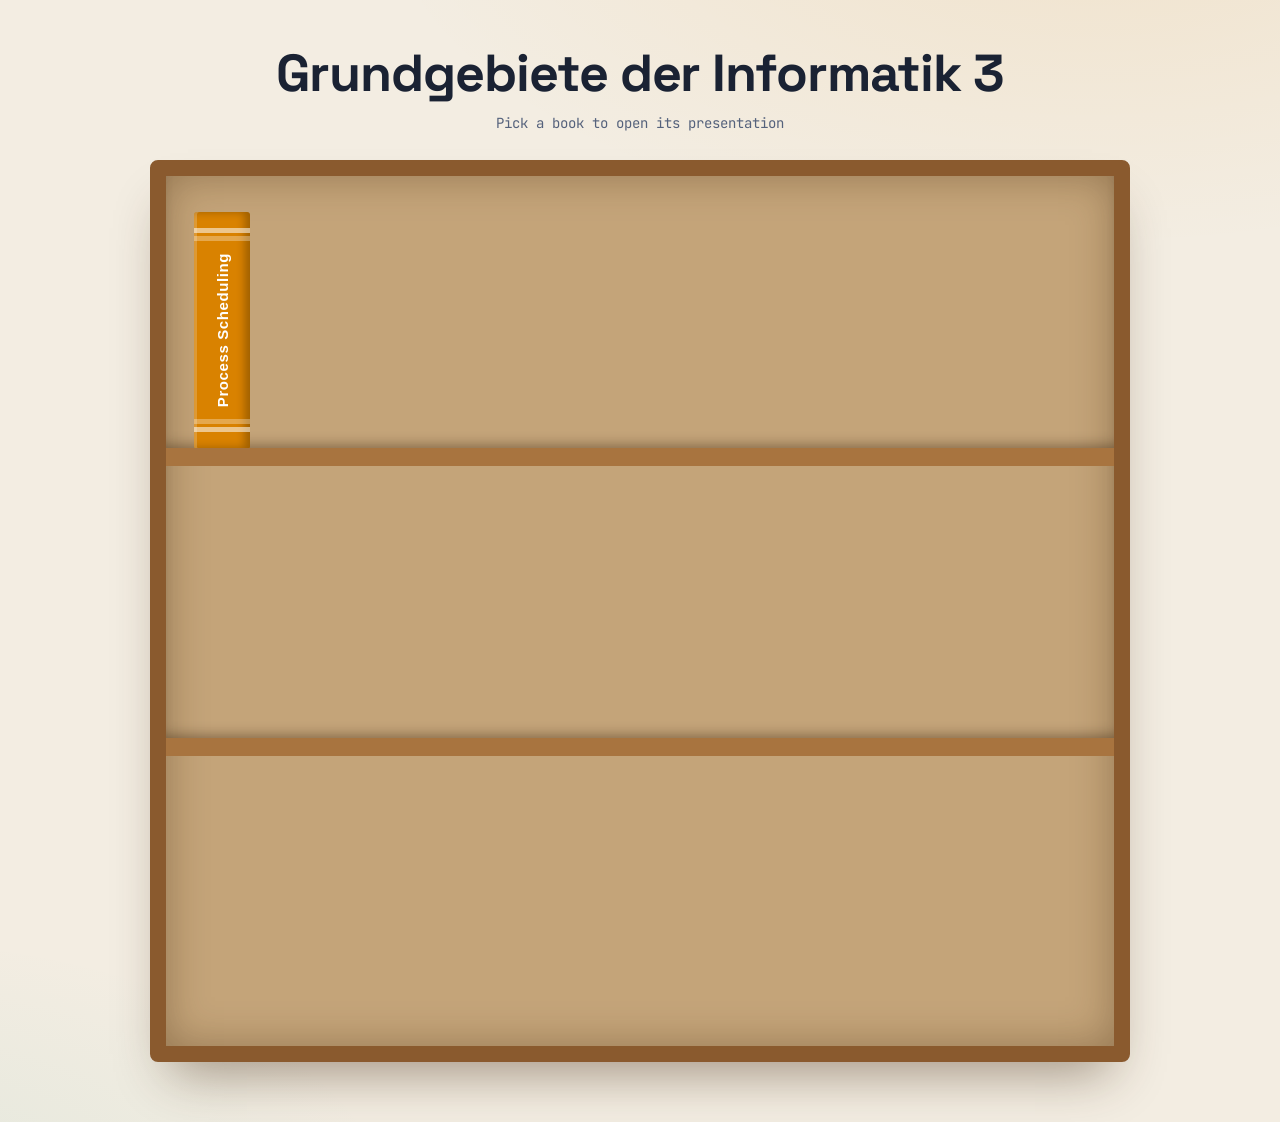
<file: index.html>
<!DOCTYPE html>
<html lang="en">
  <head>
    <meta charset="utf-8">
    <meta name="viewport" content="width=device-width, initial-scale=1">
    <title>Library</title>
    <link rel="preconnect" href="https://fonts.googleapis.com">
    <link href="https://fonts.googleapis.com/css2?family=Space+Grotesk:wght@400;500;600;700&family=JetBrains+Mono:wght@400;500;700&display=swap" rel="stylesheet">
    <link rel="stylesheet" href="menu.css">
  </head>
  <body>
    <header class="menu-head">
      <h1>Grundgebiete der Informatik 3</h1>
      <p>Pick a book to open its presentation</p>
    </header>

    <main id="shelf" class="case" aria-label="Presentations"></main>

    <!-- animation layer: the book that is pulled off the shelf lives here -->
    <div id="stage" aria-hidden="true"></div>

    <!-- the presentation itself -->
    <div id="viewer">
      <iframe id="frame" title="Presentation" src="about:blank"></iframe>
      <button id="back" type="button">&larr; Library</button>
    </div>

    <script src="menu.js"></script>
  </body>
</html>
</file>
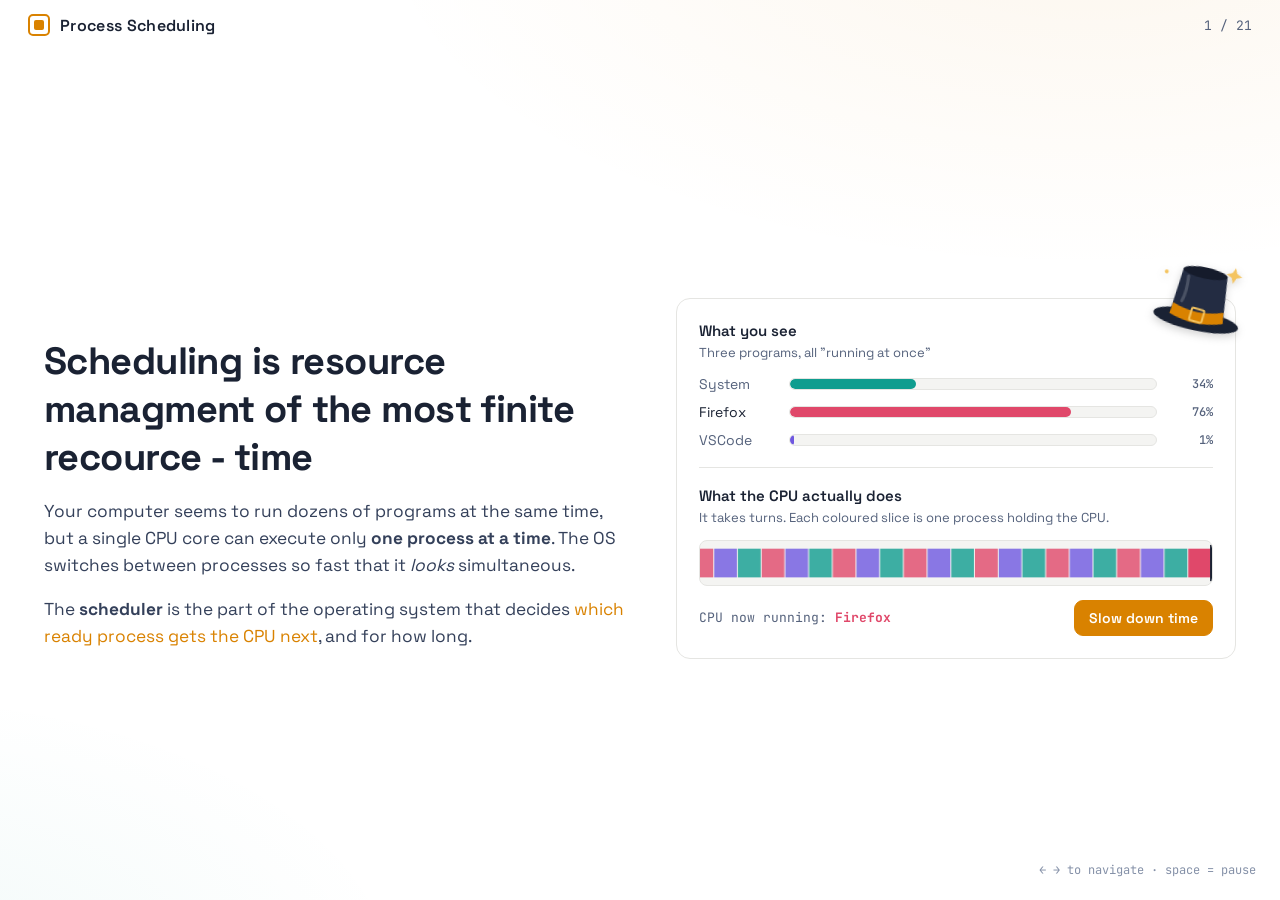
<file: scheduling.html>
<!DOCTYPE html>
<html lang="en">
<head>
<meta charset="utf-8">
<meta name="viewport" content="width=device-width, initial-scale=1">
<title>Process Scheduling — Interactive Lesson</title>
<link rel="preconnect" href="https://fonts.googleapis.com">
<link href="https://fonts.googleapis.com/css2?family=Space+Grotesk:wght@400;500;600;700&family=JetBrains+Mono:wght@400;500;700&display=swap" rel="stylesheet">
<link rel="stylesheet" href="scheduling.css">
</head>
<body>

<header class="topbar">
  <div class="brand"><div class="chip"></div>Process Scheduling</div>
  <div class="counter" id="counter">1 / 3</div>
</header>

<main>
  <!-- ============ SLIDE 1 ============ -->
  <section class="slide" data-name="intro">
    <div class="s1">
      <div>
        <h2><br>Scheduling is resource managment of the most finite recource - time<br></h1>
        <p class="lead">Your computer seems to run dozens of programs at the same time, but a single CPU core can execute only <b>one process at a time</b>. The OS switches between processes so fast that it <i>looks</i> simultaneous.</p>
        <p class="lead">The <b>scheduler</b> is the part of the operating system that decides <em class="hl">which ready process gets the CPU next</em>, and for how long.</p>
      </div>

      <div class="demo card">
        <svg class="magic-hat" viewBox="0 0 120 100" aria-hidden="true">
          <ellipse cx="60" cy="82" rx="54" ry="13" fill="#1a2233"/>
          <path d="M26 80 L32 22 Q60 8 88 22 L94 80 Q60 92 26 80 Z" fill="#232c42"/>
          <ellipse cx="60" cy="22" rx="28" ry="7" fill="#151b2b"/>
          <path d="M28 66 Q60 78 92 66 L94 80 Q60 92 26 80 Z" fill="#d98200"/>
          <rect x="52" y="68" width="16" height="16" rx="2" fill="none" stroke="#f4c460" stroke-width="2.5" transform="rotate(4 60 76)"/>
          <path d="M40 30 Q42 50 38 62" stroke="rgba(255,255,255,.18)" stroke-width="4" fill="none" stroke-linecap="round"/>
          <path d="M96 8 l3 7 7 3 -7 3 -3 7 -3 -7 -7 -3 7 -3z" fill="#f4c460"/>
          <circle cx="12" cy="30" r="2.5" fill="#f4c460"/>
        </svg>
        <h3>What you see</h3>
        <div class="sub">Three programs, all "running at once"</div>
        <div id="apps"></div>
        <div class="divider"></div>
        <h3>What the CPU actually does</h3>
        <div class="sub">It takes turns. Each coloured slice is one process holding the CPU.</div>
        <canvas id="tl"></canvas>
        <div class="demo-foot">
          <div class="now">CPU now running: <b id="nowRun">-</b></div>
          <button class="btn primary" id="slowBtn">Slow down time</button>
        </div>
      </div>
    </div>
  </section>

  <!-- ============ SLIDE 2 ============ -->
  <section class="slide" data-name="lifecycle">
    <h2>The life of a process</h2>
    <p class="lead muted" style="margin:0 0 18px">Follow one program, a video player, from the moment you open it until you close it. The scheduler acts at the highlighted arrows.</p>
    <div class="s2">
      <div>
        <div class="diagram card">
          <svg viewBox="0 0 640 310" id="sd">
            <defs>
              <marker id="ah" viewBox="0 0 10 10" refX="8" refY="5" markerWidth="7" markerHeight="7" orient="auto-start-reverse"><path d="M0,0 L10,5 L0,10 z" fill="#8591a8"/></marker>
              <marker id="ahA" viewBox="0 0 10 10" refX="8" refY="5" markerWidth="7" markerHeight="7" orient="auto-start-reverse"><path d="M0,0 L10,5 L0,10 z" fill="#d98200"/></marker>
            </defs>
            <g class="edge" data-k="admit"><path class="hit" d="M105,82 L170,138"/><path class="vis" d="M105,82 L168,136" marker-end="url(#ah)"/><text x="112" y="122">admitted</text></g>
            <g class="edge key" data-k="dispatch"><path class="hit" d="M246,172 L374,172"/><path class="vis" d="M246,172 L372,172" marker-end="url(#ahA)"/><text x="310" y="194">dispatch (scheduler)</text></g>
            <g class="edge key" data-k="preempt"><path class="hit" d="M376,146 Q310,96 244,146"/><path class="vis" d="M376,146 Q310,98 246,144" marker-end="url(#ah)"/><text x="310" y="108">interrupt / time up</text></g>
            <g class="edge" data-k="io"><path class="hit" d="M440,182 Q440,252 366,262"/><path class="vis" d="M440,182 Q440,252 368,262" marker-end="url(#ah)"/><text x="470" y="240">I/O wait</text></g>
            <g class="edge" data-k="iodone"><path class="hit" d="M254,262 Q182,252 182,184"/><path class="vis" d="M254,262 Q182,252 182,186" marker-end="url(#ah)"/><text x="160" y="240">I/O done</text></g>
            <g class="edge" data-k="exit"><path class="hit" d="M462,138 L530,82"/><path class="vis" d="M462,138 L528,84" marker-end="url(#ah)"/><text x="530" y="122">exit</text></g>
            <g class="node" data-k="new"><rect x="20" y="38" width="110" height="44" rx="10"/><text x="75" y="60">New</text></g>
            <g class="node" data-k="ready"><rect x="136" y="138" width="110" height="44" rx="10"/><text x="191" y="160">Ready</text></g>
            <g class="node" data-k="running"><rect x="376" y="138" width="110" height="44" rx="10"/><text x="431" y="160">Running</text></g>
            <g class="node" data-k="waiting"><rect x="256" y="242" width="110" height="44" rx="10"/><text x="311" y="264">Waiting</text></g>
            <g class="node" data-k="term"><rect x="500" y="38" width="120" height="44" rx="10"/><text x="560" y="60">Terminated</text></g>
            <g id="rq" pointer-events="none"><text x="62" y="190" class="rqt">ready queue</text></g>
            <g id="amb" pointer-events="none"></g>
            <g id="tok" pointer-events="none"><circle r="13" fill="#d98200" stroke="#fff" stroke-width="2.5"/><text y="1" class="tokt">P</text></g>
          </svg>
        </div>
        <div class="controls" style="margin-top:12px;justify-content:flex-start">
          <button class="btn" id="lifeBack">‹ Back</button>
          <button class="btn primary" id="lifePlay" style="min-width:92px">Play</button>
          <button class="btn" id="lifeStep">Step ›</button>
          <span class="muted" style="font-size:13px;align-self:center">Click any state or arrow to read about it.</span>
        </div>
      </div>
      <div class="info" id="info"></div>
    </div>
  </section>

  <!-- ============ SLIDE: METRICS ============ -->
  <section class="slide" data-name="metrics">
    <h2>How we measure scheduling</h2>
    <p class="lead muted" style="margin:0 0 14px">These are the numbers used to compare scheduling algorithms.</p>
    <div class="mcols">
      <div class="mleft">
        <h5 class="mgroup">Process data (given)</h5>
        <div class="metrics m1">
          <div class="metric card"><h4>Arrival time</h4><p>When the process enters the ready queue.</p><span class="goal">input</span></div>
          <div class="metric card"><h4>Burst time</h4><p>How much CPU time the process needs to finish.</p><span class="goal">input</span></div>
          <div class="metric card"><h4>Completion time</h4><p>The moment the process finishes its last burst.</p><span class="goal">input</span></div>
        </div>
      </div>
      <div class="mright">
        <h5 class="mgroup">Per process (measured)</h5>
        <div class="metrics m3">
          <div class="metric card"><h4>Waiting time</h4><p>Total time spent in the ready queue, not running.</p><code>turnaround − burst</code><span class="goal down">lower is better</span></div>
          <div class="metric card"><h4>Turnaround time</h4><p>Total time from arrival to completion.</p><code>completion − arrival</code><span class="goal down">lower is better</span></div>
          <div class="metric card"><h4>Response time</h4><p>Time until the process first gets the CPU.</p><code>first run − arrival</code><span class="goal down">lower is better</span></div>
        </div>
        <h5 class="mgroup">System-wide</h5>
        <div class="metrics m3">
          <div class="metric card"><h4>Throughput</h4><p>How many processes finish per unit of time.</p><code>completed ÷ time</code><span class="goal up">higher is better</span></div>
          <div class="metric card"><h4>CPU utilization</h4><p>Share of time the CPU does useful work.</p><code>busy time ÷ total time</code><span class="goal up">higher is better</span></div>
          <div class="metric card cs"><h4>Overhead</h4><p>Share of time the CPU spends on context switches instead of running processes.</p><code>switch time ÷ total time</code><span class="goal down">lower is better</span></div>
        </div>
      </div>
    </div>
  </section>

  <!-- ============ SLIDE: CONTEXT SWITCH (live, instruction by instruction) ============ -->
  <section class="slide" data-name="context-switch">
    <h2>What is a context switch?</h2>
    <p class="lead muted" style="margin:0 0 12px">Handing the CPU to another process means putting one process's work away and picking up another's. Here it is in slow motion.</p>
    <div class="card sw-top">
      <canvas id="swTl"></canvas>
      <div class="sw-foot">
        <div class="sw-legend"><i></i>context switch: the CPU is busy, but no process makes progress</div>
        <div class="sw-ctl">
          <button class="btn primary" id="swPlay" style="min-width:92px">Pause</button>
          <div class="ctl" style="min-width:150px"><label>Speed <b id="swSpeedVal">1×</b></label><input type="range" id="swSpeed" min="-2" max="2" step="0.25" value="0"></div>
        </div>
      </div>
    </div>
    <div class="sw-grid">
      <div class="card sw-steps">
        <h4>What happens during a switch</h4>
        <ol class="steps" id="swSteps"></ol>
        <div class="sw-status" id="swStatus"></div>
      </div>
      <div class="card sw-code">
        <div class="sw-code-h">switch_to <span>simplified x86-64</span></div>
        <div id="swCode"></div>
      </div>
      <div class="card sw-state">
        <h4>CPU registers <span>coloured by owner</span></h4>
        <div class="regs" id="swRegs"></div>
        <h4>Kernel stack of each process</h4>
        <div class="stacks" id="swStacks"></div>
      </div>
    </div>
  </section>

  <!-- ============ SLIDE: WHY CONTEXT SWITCHES MATTER ============ -->
  <section class="slide" data-name="switch-cost">
    <h2>Why context switches matter</h2>
    <p class="lead muted" style="margin:0 0 18px">A switch is necessary to share the CPU, but it is never free.</p>
    <div class="why-grid">
      <div class="card"><h4>Pure overhead</h4><p>No process makes progress during a switch. The CPU is busy, but no useful work gets done.</p></div>
      <div class="card"><h4>Small but frequent</h4><p>A single switch takes about a <b>microsecond</b>, but it can happen <b>thousands of times per second</b>.</p></div>
      <div class="card"><h4>Hidden costs</h4><p>Caches and the TLB still hold the previous process's data, so the new process <b>starts out slow</b>.</p></div>
      <div class="card"><h4>A trade-off</h4><p>Switching often makes the system feel <b>responsive</b>, but loses more CPU time. This trade-off comes up with every algorithm that follows.</p></div>
    </div>
    <p class="why-foot">The simulations measure this cost as <b>Overhead</b>: <code>switch time ÷ total time</code>.</p>
  </section>

  <!-- ============ SLIDE: FCFS OVERVIEW ============ -->
  <section class="slide" data-name="fcfs-info">
    <canvas id="paper" class="bg-canvas"></canvas>
    <h2>First-Come, First-Served at a glance</h2>
    <p class="lead muted" style="margin:0 0 18px">The simplest scheduler there is: whoever arrives first gets the CPU first. It works like a single checkout line in a shop.</p>
    <div class="sx">
      <div class="card">
        <h4>How it works</h4>
        <ul class="steps">
          <li>New processes join the end of the <b>ready queue</b> (a plain FIFO queue).</li>
          <li>When the CPU is free, the scheduler takes the process at the <b>front</b>.</li>
          <li>That process runs until it <b>finishes</b> or blocks for I/O. Nobody can interrupt it.</li>
          <li>Then the next process in line gets its turn.</li>
        </ul>
      </div>
    </div>
  </section>

  <!-- ============ SLIDE 4 ============ -->
  <section class="slide" data-name="fcfs">
    <div class="s3-head">
      <div>
        <h2>First-Come, First-Served <span class="muted" style="font-weight:400">(FCFS / FIFO)</span></h2>
      </div>
    </div>

    <div class="s3">
      <div class="stage card" id="stage">
        <canvas id="fcfs"></canvas>
        <div class="paused-badge">PAUSED</div>
      </div>
      <div class="controls">
        <button class="btn primary" id="playBtn" style="min-width:92px">Pause</button>
        <button class="btn" id="resetBtn">Reset</button>
        <button class="btn" id="longBtn" title="Adds a process with burst 18">+ Long process</button>
        <div class="ctl" style="min-width:170px"><label>Simulation speed <b id="speedVal">1×</b></label><input type="range" id="speedSlider" min="-2" max="5" step="0.25" value="0" title="0.25× to 32×"></div>
        <div class="ctl" style="min-width:170px"><label>Workload <b id="rateVal">1.0×</b></label><input type="range" id="rateSlider" min="0.2" max="3" step="0.1" value="1"></div>
      </div>
      <div class="stats">
        <div class="stat card"><div class="k">Avg waiting</div><div class="v" id="mW">-</div></div>
        <div class="stat card"><div class="k">Avg turnaround</div><div class="v" id="mTA">-</div></div>
        <div class="stat card"><div class="k">Completed</div><div class="v" id="mDone">0</div></div>
        <div class="stat card"><div class="k">Context switches</div><div class="v" id="mCS">0</div></div>
        <div class="stat card hl"><div class="k">Overhead</div><div class="v" id="mOH">0%</div></div>
      </div>
    </div>
  </section>

  <!-- ============ SLIDE 5: PROS & CONS ============ -->
  <section class="slide" data-name="tradeoffs">
    <h2>FCFS: strengths and weaknesses</h2>
    <p class="lead muted" style="margin:0 0 18px">Simple and predictable, but not efficient</p>
    <div class="sx">
      <div class="card pros">
        <h4>Strengths</h4>
        <ul>
          <li>Very simple to implement.</li>
          <li>Process starvation is not possible.</li>
          <li>Minimal overhead: one context switch per process.</li>
        </ul>
      </div>
      <div class="card cons">
        <h4>Weaknesses</h4>
        <ul>
          <li>Average waiting time are very high</li>
          <li>Convoy effect: short jobs get stuck behind one long job.</li>
          <li>Poor for interactive systems, because of terible responsiveness.</li>
        </ul>
      </div>
    </div>
  </section>

  <!-- ============ SLIDE: SJF OVERVIEW ============ -->
  <section class="slide" data-name="sjf-info">
    <canvas id="checkout" class="bg-canvas"></canvas>
    <h2>Shortest-Job-First at a glance</h2>
    <p class="lead muted" style="margin:0 0 18px">Think of the express lane in a supermarket: whoever has the smallest basket gets served first, even if they joined the line later.</p>
    <div class="sx">
      <div class="card">
        <h4>How it works</h4>
        <ul class="steps">
          <li><span>Every process in the <b>ready queue</b> has a <b>burst time</b>, the size of its basket.</span></li>
          <li><span>When the CPU is free, the scheduler picks the process with the <b>shortest</b> burst, not the oldest.</span></li>
          <li><span>That process runs until it <b>finishes</b>. Nobody can interrupt it (non-preemptive).</span></li>
          <li><span>If two processes tie, the one that arrived first goes first.</span></li>
        </ul>
      </div>
    </div>
  </section>

  <!-- ============ SLIDE: SJF SIMULATION ============ -->
  <section class="slide" data-name="sjf">
    <div class="s3-head">
      <div>
        <h2>Shortest-Job-First <span class="muted" style="font-weight:400">(SJF)</span></h2>
      </div>
    </div>

    <div class="s3">
      <div class="stage card" id="stageJ">
        <canvas id="fcfsJ"></canvas>
        <div class="paused-badge">PAUSED</div>
      </div>
      <div class="controls">
        <button class="btn primary" id="playBtnJ" style="min-width:92px">Pause</button>
        <button class="btn" id="resetBtnJ">Reset</button>
        <button class="btn" id="shortBtnJ" title="Adds a process with burst 1-2">+ Short process</button>
        <button class="btn" id="longBtnJ" title="Adds a process with burst 18">+ Long process</button>
        <div class="ctl" style="min-width:170px"><label>Simulation speed <b id="speedValJ">1×</b></label><input type="range" id="speedSliderJ" min="-2" max="5" step="0.25" value="0" title="0.25× to 32×"></div>
        <div class="ctl" style="min-width:170px"><label>Workload <b id="rateValJ">1.0×</b></label><input type="range" id="rateSliderJ" min="0.2" max="3" step="0.1" value="1"></div>
      </div>
      <div class="stats">
        <div class="stat card"><div class="k">Avg waiting</div><div class="v" id="mWJ">-</div></div>
        <div class="stat card"><div class="k">Avg turnaround</div><div class="v" id="mTAJ">-</div></div>
        <div class="stat card"><div class="k">Completed</div><div class="v" id="mDoneJ">0</div></div>
        <div class="stat card"><div class="k">Context switches</div><div class="v" id="mCSJ">0</div></div>
        <div class="stat card hl"><div class="k">Overhead</div><div class="v" id="mOHJ">0%</div></div>
      </div>
    </div>
  </section>

  <!-- ============ SLIDE: SJF PROS & CONS ============ -->
  <section class="slide" data-name="sjf-tradeoffs">
    <h2>SJF: strengths and weaknesses</h2>
    <p class="lead muted" style="margin:0 0 18px">Fast on average, but unfair to long jobs</p>
    <div class="sx">
      <div class="card pros">
        <h4>Strengths</h4>
        <ul>
          <li>Gives the lowest possible average waiting time for a non-preemptive algorithm.</li>
          <li>Short jobs finish quickly, so the system feels responsive.</li>
          <li>Higher throughput: more processes complete per unit of time.</li>
        </ul>
      </div>
      <div class="card cons">
        <h4>Weaknesses</h4>
        <ul>
          <li>Starvation: a long job can wait forever while shorter jobs keep arriving.</li>
          <li>Burst time must be known in advance. In practice it can only be predicted from past behaviour.</li>
          <li>Still non-preemptive: a long job that is already running blocks everyone (the preemptive version is called SRTF).</li>
        </ul>
      </div>
    </div>
  </section>
  <!-- ============ SLIDE: PRIORITY OVERVIEW ============ -->
  <section class="slide" data-name="prio-info">
    <canvas id="er" class="bg-canvas"></canvas>
    <h2>Priority Scheduling at a glance</h2>
    <p class="lead muted" style="margin:0 0 18px">Think of a hospital emergency room: the patient in the worst condition is treated first, no matter who arrived earlier.</p>
    <div class="sx">
      <div class="card">
        <h4>How it works</h4>
        <ul class="steps">
          <li><span>Every process gets a <b>priority number</b>. Here <b>1 is the highest</b> and 4 the lowest.</span></li>
          <li><span>When the CPU is free, the scheduler picks the ready process with the <b>highest priority</b>.</span></li>
          <li><span>Processes with the same priority are served in <b>FCFS</b> order.</span></li>
          <li><span>The running process is not interrupted (non-preemptive version).</span></li>
        </ul>
        <div class="prio-legend"><span style="background:#d93c3c">P1 critical</span><span style="background:#e8730c">P2 urgent</span><span style="background:#d4a300">P3 normal</span><span style="background:#2e9e5b">P4 low</span></div>
      </div>
    </div>
  </section>

  <!-- ============ SLIDE: PRIORITY SIMULATION ============ -->
  <section class="slide" data-name="prio">
    <div class="s3-head">
      <div>
        <h2>Priority Scheduling</h2>
      </div>
    </div>

    <div class="s3">
      <div class="stage card" id="stageP">
        <canvas id="fcfsP"></canvas>
        <div class="paused-badge">PAUSED</div>
      </div>
      <div class="controls">
        <button class="btn primary" id="playBtnP" style="min-width:92px">Pause</button>
        <button class="btn" id="resetBtnP">Reset</button>
        <button class="btn" id="hiBtnP" title="Adds a priority-1 process">+ High priority</button>
        <button class="btn" id="loBtnP" title="Adds a priority-4 process">+ Low priority</button>
        <button class="btn" id="agingBtnP" title="Waiting processes slowly gain priority">Aging: off</button>
        <div class="ctl" style="min-width:170px"><label>Simulation speed <b id="speedValP">1×</b></label><input type="range" id="speedSliderP" min="-2" max="5" step="0.25" value="0" title="0.25× to 32×"></div>
        <div class="ctl" style="min-width:170px"><label>Workload <b id="rateValP">1.0×</b></label><input type="range" id="rateSliderP" min="0.2" max="3" step="0.1" value="1"></div>
      </div>
      <div class="stats">
        <div class="stat card"><div class="k">Avg waiting</div><div class="v" id="mWP">-</div></div>
        <div class="stat card"><div class="k">Avg turnaround</div><div class="v" id="mTAP">-</div></div>
        <div class="stat card"><div class="k">Completed</div><div class="v" id="mDoneP">0</div></div>
        <div class="stat card"><div class="k">Context switches</div><div class="v" id="mCSP">0</div></div>
        <div class="stat card hl"><div class="k">Overhead</div><div class="v" id="mOHP">0%</div></div>
      </div>
    </div>
  </section>

  <!-- ============ SLIDE: PRIORITY PROS & CONS ============ -->
  <section class="slide" data-name="prio-tradeoffs">
    <h2>Priority Scheduling: strengths and weaknesses</h2>
    <p class="lead muted" style="margin:0 0 18px">Important work goes first, but low priority can wait forever</p>
    <div class="sx">
      <div class="card pros">
        <h4>Strengths</h4>
        <ul>
          <li>Critical and time-sensitive processes get the CPU first.</li>
          <li>Flexible: priority can reflect importance, deadlines or resources.</li>
          <li>Widely used in real operating systems (e.g. system tasks over background jobs).</li>
        </ul>
      </div>
      <div class="card cons">
        <h4>Weaknesses</h4>
        <ul>
          <li>Starvation: low-priority processes may never run while high-priority ones keep arriving.</li>
          <li>Fix: <b>aging</b>, slowly raising the priority of processes that wait a long time.</li>
          <li>Priority alone ignores burst time, so average waiting time can be worse than SJF.</li>
        </ul>
      </div>
    </div>
  </section>
  <!-- ============ SLIDE: ROUND ROBIN OVERVIEW ============ -->
  <section class="slide" data-name="rr-info">
    <canvas id="rrcv" class="bg-canvas"></canvas>
    <h2>Round Robin at a glance</h2>
    <p class="lead muted" style="margin:0 0 18px">Think of friends sharing one game console: everyone plays for a fixed turn, and whoever is not finished goes to the back of the line.</p>
    <div class="sx">
      <div class="card">
        <h4>How it works</h4>
        <ul class="steps">
          <li><span>The ready queue is a plain <b>FIFO</b> line, like in FCFS.</span></li>
          <li><span>The first process runs for at most one <b>time quantum</b> (a fixed slice of CPU time).</span></li>
          <li><span>If it is not finished when the quantum ends, it is <b>preempted</b> and goes to the back of the queue.</span></li>
          <li><span>Then the next process gets its turn, so everyone gets the CPU regularly.</span></li>
        </ul>
      </div>
    </div>
  </section>

  <!-- ============ SLIDE: ROUND ROBIN SIMULATION ============ -->
  <section class="slide" data-name="rr">
    <div class="s3-head">
      <div>
        <h2>Round Robin <span class="muted" style="font-weight:400">(RR)</span></h2>
      </div>
    </div>

    <div class="s3">
      <div class="stage card" id="stageR">
        <canvas id="fcfsR"></canvas>
        <div class="paused-badge">PAUSED</div>
      </div>
      <div class="controls">
        <button class="btn primary" id="playBtnR" style="min-width:92px">Pause</button>
        <button class="btn" id="resetBtnR">Reset</button>
        <button class="btn" id="longBtnR" title="Adds a process with burst 18">+ Long process</button>
        <div class="ctl" style="min-width:200px"><label>Time quantum <b id="quantumValR">4 ms</b></label><input type="range" id="quantumSliderR" min="1" max="10" step="1" value="4"></div>
        <div class="ctl" style="min-width:170px"><label>Simulation speed <b id="speedValR">1×</b></label><input type="range" id="speedSliderR" min="-2" max="5" step="0.25" value="0" title="0.25× to 32×"></div>
        <div class="ctl" style="min-width:170px"><label>Workload <b id="rateValR">1.0×</b></label><input type="range" id="rateSliderR" min="0.2" max="3" step="0.1" value="1"></div>
      </div>
      <div class="stats">
        <div class="stat card"><div class="k">Avg waiting</div><div class="v" id="mWR">-</div></div>
        <div class="stat card"><div class="k">Avg turnaround</div><div class="v" id="mTAR">-</div></div>
        <div class="stat card"><div class="k">Completed</div><div class="v" id="mDoneR">0</div></div>
        <div class="stat card"><div class="k">Context switches</div><div class="v" id="mCSR">0</div></div>
        <div class="stat card hl"><div class="k">Overhead</div><div class="v" id="mOHR">0%</div></div>
      </div>
    </div>
  </section>

  <!-- ============ SLIDE: ROUND ROBIN PROS & CONS ============ -->
  <section class="slide" data-name="rr-tradeoffs">
    <h2>Round Robin: strengths and weaknesses</h2>
    <p class="lead muted" style="margin:0 0 18px">Fair and responsive, but it pays for it in context switches</p>
    <div class="sx">
      <div class="card pros">
        <h4>Strengths</h4>
        <ul>
          <li>Fair: every process gets the CPU regularly, so starvation is not possible.</li>
          <li>Good response time, which suits interactive and time-sharing systems.</li>
          <li>Simple to implement, and short jobs are not stuck behind a long one for long.</li>
        </ul>
      </div>
      <div class="card cons">
        <h4>Weaknesses</h4>
        <ul>
          <li>Many context switches add overhead, especially with a small quantum.</li>
          <li>The quantum is hard to choose: too large behaves like FCFS, too small wastes time on switching.</li>
          <li>Average waiting and turnaround time are often higher than in SJF.</li>
        </ul>
      </div>
    </div>
  </section>
  <!-- ============ SLIDE: CFS OVERVIEW ============ -->
  <section class="slide" data-name="cfs-info">
    <canvas id="cfscv" class="bg-canvas"></canvas>
    <h2>Completely Fair Scheduler at a glance</h2>
    <p class="lead muted" style="margin:0 0 18px">Think of a teacher who always helps the student who has received the least attention so far. Nobody is left waiting for long.</p>
    <div class="sx">
      <div class="card">
        <h4>How it works</h4>
        <ul class="steps">
          <li><span>Each process tracks its <b>vruntime</b>: the CPU time it has received, scaled by its weight.</span></li>
          <li><span>The scheduler always runs the process with the <b>smallest vruntime</b> (the leftmost node of a red-black tree).</span></li>
          <li><span>It runs for a slice of the target latency, split by weight, then goes back into the tree with a larger vruntime.</span></li>
          <li><span>A <b>lower nice value</b> means a higher weight: vruntime grows slower, so that process gets more CPU.</span></li>
        </ul>
      </div>
    </div>
  </section>

  <!-- ============ SLIDE: CFS SIMULATION ============ -->
  <section class="slide" data-name="cfs">
    <div class="s3-head">
      <div>
        <h2>Completely Fair Scheduler <span class="muted" style="font-weight:400">(CFS)</span></h2>
      </div>
    </div>

    <div class="s3">
      <div class="stage card" id="stageC">
        <canvas id="fcfsC"></canvas>
        <div class="paused-badge">PAUSED</div>
      </div>
      <div class="controls">
        <button class="btn primary" id="playBtnC" style="min-width:92px">Pause</button>
        <button class="btn" id="resetBtnC">Reset</button>
        <button class="btn" id="hiBtnC" title="Adds a process with nice -5 (high weight)">+ High weight (nice −5)</button>
        <button class="btn" id="loBtnC" title="Adds a process with nice +5 (low weight)">+ Low weight (nice +5)</button>
        <div class="ctl" style="min-width:170px"><label>Simulation speed <b id="speedValC">1×</b></label><input type="range" id="speedSliderC" min="-2" max="5" step="0.25" value="0" title="0.25× to 32×"></div>
        <div class="ctl" style="min-width:170px"><label>Workload <b id="rateValC">1.0×</b></label><input type="range" id="rateSliderC" min="0.2" max="3" step="0.1" value="1"></div>
      </div>
      <div class="stats">
        <div class="stat card"><div class="k">Avg waiting</div><div class="v" id="mWC">-</div></div>
        <div class="stat card"><div class="k">Avg turnaround</div><div class="v" id="mTAC">-</div></div>
        <div class="stat card"><div class="k">Completed</div><div class="v" id="mDoneC">0</div></div>
        <div class="stat card"><div class="k">Context switches</div><div class="v" id="mCSC">0</div></div>
        <div class="stat card hl"><div class="k">Overhead</div><div class="v" id="mOHC">0%</div></div>
      </div>
    </div>
  </section>

  <!-- ============ SLIDE: CFS PROS & CONS ============ -->
  <section class="slide" data-name="cfs-tradeoffs">
    <h2>CFS: strengths and weaknesses</h2>
    <p class="lead muted" style="margin:0 0 18px">The Linux default for normal processes since kernel 2.6.23</p>
    <div class="sx">
      <div class="card pros">
        <h4>Strengths</h4>
        <ul>
          <li>Fair: CPU share is proportional to weight, and nobody starves.</li>
          <li>Needs no fixed quantum: the slice adapts to the number of running processes.</li>
          <li>Scales well: picking the next process in a red-black tree takes O(log n).</li>
        </ul>
      </div>
      <div class="card cons">
        <h4>Weaknesses</h4>
        <ul>
          <li>More complex than the classic algorithms.</li>
          <li>No hard real-time guarantees, so Linux uses separate real-time classes.</li>
          <li>With many processes the slices get tiny, so a minimum granularity is needed to limit context switches.</li>
        </ul>
      </div>
    </div>
  </section>

  <!-- ============ SLIDE: COMPARISON ============ -->
  <section class="slide" data-name="compare">
    <h2>All schedulers side by side</h2>
    <p class="lead muted" style="margin:0 0 12px">The live simulations from the previous slides, all receiving exactly the same processes.</p>
    <div class="cmp card" id="cmp"></div>
    <div class="controls" style="justify-content:flex-start;margin-top:10px">
      <button class="btn primary" id="cmpPlay" style="min-width:110px">Play all</button>
      <button class="btn" id="cmpAlign" title="Runs the simulations that are behind until all reach the same time. Nothing is reset.">Align times</button>
      <div class="ctl" style="min-width:170px"><label>Simulation speed <b id="cmpSpeedVal">1×</b></label><input type="range" id="cmpSpeed" min="-2" max="5" step="0.25" value="0" title="0.25× to 32×"></div>
      <span class="muted cmp-note" id="cmpNote"></span>
    </div>
    <h5 class="mgroup" style="margin:14px 0 8px">Characteristics</h5>
    <div class="cmp-traits card" id="cmpTraits"></div>
  </section>
</main>

<nav class="nav">
  <button class="btn" id="prev">← Prev</button>
  <div class="dots" id="dots"></div>
  <button class="btn" id="next">Next →</button>
</nav>
<span class="hint">← → to navigate · space = pause</span>

<script src="scheduling.js"></script>
</body>
</html>
</file>
<file: menu.css>
:root{
  --wall:#f3ede2; --wood:#8a5a2e; --wood-dark:#6b4220; --wood-light:#a8743f;
  --back:#c4a479; --text:#1a2233; --muted:#55627c; --accent:#d98200;
  --sans:'Space Grotesk', system-ui, sans-serif;
  --mono:'JetBrains Mono', ui-monospace, monospace;
}
*{box-sizing:border-box}
html,body{margin:0;min-height:100%;font-family:var(--sans);color:var(--text)}
body{
  min-height:100vh;padding:0 20px 60px;
  background:
    radial-gradient(1200px 600px at 85% -10%, rgba(217,130,0,.10), transparent 60%),
    radial-gradient(900px 500px at -10% 110%, rgba(15,157,143,.08), transparent 60%),
    var(--wall);
}
body.open{overflow:hidden}

.menu-head{text-align:center;padding:40px 0 28px}
.menu-head h1{margin:0;font-size:clamp(32px,4.4vw,52px);letter-spacing:-.02em}
.menu-head p{margin:8px 0 0;color:var(--muted);font-family:var(--mono);font-size:14px}

/* ---------- bookcase ---------- */
.case{
  max-width:980px;margin:0 auto;
  border:16px solid var(--wood);border-radius:8px;
  background:var(--back);
  box-shadow:0 30px 50px -20px rgba(60,35,10,.45), inset 0 0 40px rgba(60,35,10,.35);
}
.row{
  position:relative;display:flex;align-items:flex-end;gap:7px;
  height:290px;padding:0 28px;
  border-bottom:18px solid var(--wood-light);
  box-shadow:inset 0 -10px 14px -8px rgba(40,22,5,.45);
}
.row:last-child{border-bottom:0;box-shadow:none}

/* ---------- a book standing on the shelf (spine view) ---------- */
.book{
  position:relative;flex:none;padding:0;border:0;cursor:pointer;
  width:var(--t);height:var(--h);background:none;
  transition:transform .2s ease;
}
.book:hover,.book:focus-visible{transform:translateY(-10px)}
.book:focus-visible{outline:3px solid #fff;outline-offset:3px}
.book .spine{position:absolute;inset:0}

/* the spine look is shared by shelf books and the 3D overlay */
.spine{
  display:flex;align-items:center;justify-content:center;overflow:hidden;
  background:var(--c);border-radius:3px 3px 1px 1px;color:#fff;
  box-shadow:inset 3px 0 0 rgba(255,255,255,.2), inset -5px 0 8px rgba(0,0,0,.28);
}
.spine::before,.spine::after{
  content:"";position:absolute;left:0;right:0;height:5px;background:rgba(255,255,255,.55);
}
.spine::before{top:16px;box-shadow:0 8px 0 rgba(255,255,255,.3)}
.spine::after{bottom:16px;box-shadow:0 -8px 0 rgba(255,255,255,.3)}
.spine span{
  writing-mode:vertical-rl;transform:rotate(180deg);
  font-weight:600;font-size:15px;letter-spacing:.04em;white-space:nowrap;
  max-height:calc(100% - 80px);overflow:hidden;text-overflow:ellipsis;
}

/* ---------- 3D overlay ---------- */
#stage{position:fixed;inset:0;z-index:20;perspective:1800px;pointer-events:none;visibility:hidden}
#stage.on{visibility:visible;pointer-events:auto}
#stage .backdrop{position:absolute;inset:0;background:rgba(20,14,6,.55);opacity:0}
#stage .box{position:absolute;left:0;top:0;transform-style:preserve-3d;will-change:transform}
.box > *{position:absolute;top:0;left:0}
.box .spine{transform-origin:left center;transform:rotateY(-90deg);border-radius:0}
.box .cover-front,.box .cover-back{border-radius:0}  /* rounded corners let the white page peek through */
.box .page{
  width:100%;height:100%;background:#fff;overflow:hidden;
  box-shadow:inset 8px 0 14px -8px rgba(0,0,0,.25);
}
.box .page{background:#fffdf8}
.box .thumb{position:absolute;overflow:hidden;background:#fff;
  box-shadow:0 0 0 .5px rgba(0,0,0,.18), 0 1px 3px rgba(0,0,0,.12)}
.box .thumb iframe{position:absolute;top:0;left:0;border:0;transform-origin:0 0;pointer-events:none;background:#fff}
.box .backcover{width:100%;height:100%;background:var(--c);filter:brightness(.7)}
.box .cover{width:100%;height:100%;transform-origin:left center;transform-style:preserve-3d}
.box .cover > div{position:absolute;inset:0;backface-visibility:hidden;-webkit-backface-visibility:hidden}
.cover-front{
  background:linear-gradient(135deg, rgba(255,255,255,.14), transparent 40%), var(--c);
  color:#fff;display:flex;flex-direction:column;justify-content:space-between;
  padding:9% 10%;border-radius:2px 6px 6px 2px;
  box-shadow:inset 6px 0 0 rgba(0,0,0,.18), inset -2px 0 0 rgba(255,255,255,.2);
}
.cover-front .chip{width:12%;aspect-ratio:1;border:max(2px,.9%) solid #fff;border-radius:22%;position:relative}
.cover-front .chip::after{content:"";position:absolute;inset:22%;background:#fff;border-radius:18%}
.cover-front h2{margin:0;font-size:clamp(14px,2.2vw,30px);line-height:1.08;letter-spacing:-.01em;font-size:calc(var(--W) * .11)}
.cover-front p{margin:.6em 0 0;font-family:var(--mono);opacity:.85;font-size:calc(var(--W) * .042)}
.cover-back{background:#fffdf8;transform:rotateY(180deg);box-shadow:inset -8px 0 14px -8px rgba(0,0,0,.25);
  display:flex;flex-direction:column;align-items:center;justify-content:center;text-align:center;padding:0 12%;color:var(--text)}
.cover-back h3{margin:0;font-size:calc(var(--W) * .085);line-height:1.1;letter-spacing:-.01em}
.cover-back p{margin:.7em 0 0;font-family:var(--mono);color:var(--muted);font-size:calc(var(--W) * .036)}
.cover-back::after{content:"";width:22%;height:2px;background:var(--c);margin-top:1.2em;order:-1;margin:0 0 1.2em}

/* ---------- presentation viewer ---------- */
#viewer{
  position:fixed;inset:0;z-index:30;background:#fff;
  opacity:0;visibility:hidden;transition:opacity .35s ease, visibility .35s;
}
#viewer.show{opacity:1;visibility:visible}
#viewer iframe{border:0;width:100%;height:100%;display:block}
#back{
  position:absolute;left:14px;bottom:14px;padding:8px 14px;
  font:600 13px var(--sans);color:var(--text);cursor:pointer;
  background:rgba(255,255,255,.92);border:1px solid #d0d0cc;border-radius:999px;
  box-shadow:0 2px 8px rgba(0,0,0,.12);
}
#back:hover{border-color:var(--accent);color:var(--accent)}

@media (max-width:640px){
  body{padding:0 8px 40px}
  .case{border-width:10px}
  .row{height:270px;padding:0 12px;gap:5px}
}
@media (prefers-reduced-motion:reduce){
  .book{transition:none}
  #viewer{transition:none}
}
</file>
<file: scheduling.css>
:root{
  --bg:#ffffff; --panel:#ffffff; --panel2:#f4f4f2; --line:#e5e5e2; --line2:#d0d0cc;
  --text:#1a2233; --muted:#55627c; --dim:#8591a8;
  --accent:#d98200; --accent-soft:rgba(217,130,0,.12);
  --teal:#0f9d8f; --pink:#e0486a; --violet:#6f58e0; --red:#d93c3c;
  --mono:'JetBrains Mono', ui-monospace, monospace;
  --sans:'Space Grotesk', system-ui, sans-serif;
}
*{box-sizing:border-box}
html,body{margin:0;height:100%;background:var(--bg);color:var(--text);font-family:var(--sans)}
body{display:flex;flex-direction:column;overflow:hidden;
  background:
    radial-gradient(1200px 600px at 85% -10%, rgba(217,130,0,.07), transparent 60%),
    radial-gradient(900px 500px at -10% 110%, rgba(15,157,143,.06), transparent 60%),
    var(--bg);}
button{font-family:inherit}

/* top bar */
.topbar{display:flex;align-items:center;justify-content:space-between;padding:14px 28px;flex:none}
.brand{display:flex;align-items:center;gap:10px;font-weight:600;letter-spacing:.02em}
.brand .chip{width:22px;height:22px;border:2px solid var(--accent);border-radius:5px;position:relative}
.brand .chip::after{content:"";position:absolute;inset:4px;background:var(--accent);border-radius:2px}
.brand small{color:var(--muted);font-weight:400;margin-left:6px}
.counter{font-family:var(--mono);font-size:13px;color:var(--muted)}

/* slides */
main{flex:1;position:relative;overflow:hidden}
.slide{position:absolute;inset:0;padding:30px 44px 24px;overflow:auto;opacity:0;visibility:hidden;transform:translateX(24px);transition:opacity .35s ease, transform .35s ease, visibility .35s}
.slide.active{opacity:1;visibility:visible;transform:none}
h1{font-size:clamp(34px,4.6vw,60px);line-height:1.02;margin:0 0 18px;letter-spacing:-.02em}
h2{font-size:clamp(26px,3vw,38px);margin:0 0 8px;letter-spacing:-.015em}
.lead{font-size:clamp(16px,1.35vw,20px);line-height:1.55;color:#34405a;max-width:60ch}
.muted{color:var(--muted)}
.card{background:var(--panel);border:1px solid var(--line);border-radius:14px}
em.hl{font-style:normal;color:var(--accent)}

/* slide 1 */
.s1{display:grid;grid-template-columns:1.05fr 1fr;gap:44px;align-items:center;min-height:100%}
.analogy{margin-top:26px;padding:18px 20px;display:flex;gap:16px;align-items:flex-start;max-width:60ch}
.analogy .ico{flex:none;width:40px;height:40px;border-radius:10px;background:var(--accent-soft);display:grid;place-items:center;color:var(--accent);font-weight:700}
.analogy p{margin:0;line-height:1.5;color:#34405a}
.questions{display:flex;gap:10px;flex-wrap:wrap;margin-top:18px}
.questions span{font-size:14px;padding:7px 12px;border:1px solid var(--line2);border-radius:999px;color:#34405a}
.demo{padding:22px}
.demo h3{margin:0 0 4px;font-size:15px;font-weight:600}
.demo .sub{font-size:13px;color:var(--muted);margin-bottom:14px}
.app{display:grid;grid-template-columns:78px 1fr 44px;gap:12px;align-items:center;margin:10px 0;font-size:14px}
.bar{height:12px;border-radius:6px;background:var(--panel2);overflow:hidden;border:1px solid var(--line)}
.bar i{display:block;height:100%;width:0;border-radius:6px}
.app b{font-family:var(--mono);font-weight:500;font-size:12px;color:var(--muted);text-align:right}
.app.on span{color:var(--text)}
.app span{color:var(--muted);transition:color .1s}
.divider{height:1px;background:var(--line);margin:18px 0}
.tl-wrap{position:relative}
#tl{width:100%;height:46px;display:block;border-radius:8px;background:var(--panel2);border:1px solid var(--line)}
.demo-foot{display:flex;justify-content:space-between;align-items:center;margin-top:14px;gap:10px;flex-wrap:wrap}
.now{font-family:var(--mono);font-size:13px;color:var(--muted)}
.now b{color:var(--text)}

.btn{border:1px solid var(--line2);background:var(--panel2);color:var(--text);padding:8px 14px;border-radius:9px;font-size:14px;cursor:pointer;transition:background .15s,border-color .15s}
.btn:hover{border-color:var(--accent)}
.btn.primary{background:var(--accent);border-color:var(--accent);color:#fff;font-weight:600}
.btn.primary:hover{filter:brightness(1.06)}
.btn:disabled{opacity:.35;cursor:default}

/* slide 2 */
.s2{display:grid;grid-template-columns:1.5fr 1fr;gap:30px;align-items:center}
.s2 .info{margin-top:0;padding:20px 22px;min-height:160px}
.s2 .info p{font-size:16.5px}
.diagram{padding:16px}
.diagram svg{width:100%;height:auto;display:block}
.node rect{fill:var(--panel2);stroke:var(--line2);stroke-width:1.5;transition:stroke .2s, fill .2s}
.node text{fill:var(--text);font-family:var(--sans);font-size:15px;font-weight:600;text-anchor:middle;dominant-baseline:middle;pointer-events:none}
.node,.edge{cursor:pointer}
.node:hover rect,.node.sel rect{stroke:var(--accent)}
.node.sel rect{fill:#fff3df}
.edge path.vis{fill:none;stroke:var(--dim);stroke-width:2;transition:stroke .2s}
.edge path.hit{fill:none;stroke:transparent;stroke-width:16}
.edge text{fill:var(--muted);font-family:var(--mono);font-size:11px;text-anchor:middle;transition:fill .2s}
.edge:hover path.vis,.edge.sel path.vis{stroke:var(--accent)}
.edge:hover text,.edge.sel text{fill:var(--accent)}
.edge.key path.vis{stroke:var(--accent);stroke-width:2.5;stroke-dasharray:6 5;animation:dash 1.2s linear infinite}
.edge.key text{fill:var(--accent)}
@keyframes dash{to{stroke-dashoffset:-22}}
.info{margin-top:12px;padding:14px 16px;min-height:86px;background:var(--panel2);border-radius:10px;border:1px solid var(--line)}
.info b{color:var(--accent)}
.info p{margin:4px 0 0;line-height:1.5;font-size:15px;color:#34405a}
.metrics{display:grid;gap:12px}
.metrics.m5{grid-template-columns:repeat(5,1fr)}
.metrics.m3{grid-template-columns:repeat(3,1fr)}
.metrics.m4{grid-template-columns:repeat(4,1fr)}
.mgroup{margin:16px 0 8px;font-size:12px;letter-spacing:.1em;text-transform:uppercase;color:var(--dim);font-weight:600}
[data-name=metrics] .metric{padding:16px 18px}
[data-name=metrics] .metric h4{font-size:clamp(16px,1.4vw,19px);margin-bottom:6px}
[data-name=metrics] .metric p{font-size:clamp(13.5px,1.1vw,15px)}
.goal{display:inline-block;margin:8px 0 0 8px;font-family:var(--mono);font-size:11px;color:var(--dim);border:1px solid var(--line2);border-radius:5px;padding:2px 6px}
.goal.up{color:var(--teal);border-color:rgba(15,157,143,.4)} .goal.down{color:var(--accent);border-color:rgba(217,130,0,.45)}
.metric code+.goal{margin-left:6px}
@media (max-width:1100px){.metrics.m4{grid-template-columns:repeat(2,1fr)}.metrics.m5{grid-template-columns:repeat(2,1fr)}.metrics.m3{grid-template-columns:1fr}.s2{grid-template-columns:1fr}}
.metric{padding:12px 14px}
.metric h4{margin:0 0 4px;font-size:15px}
.metric p{margin:0;font-size:13.5px;line-height:1.45;color:var(--muted)}
.metric code{display:inline-block;margin-top:6px;font-family:var(--mono);font-size:12px;color:var(--teal);background:rgba(15,157,143,.08);padding:3px 7px;border-radius:6px}
.metric.cs{border-color:rgba(217,130,0,.45)}
.metric.cs h4{color:var(--accent)}

/* slide FCFS overview */
.sx{display:grid;grid-template-columns:1fr 1fr;gap:18px;align-items:start}
.sx .card{padding:16px 18px}
.sx h4{margin:0 0 8px;font-size:15px}
.sx ul{margin:0;padding-left:18px;line-height:1.55;color:#34405a;font-size:14.5px}
.sx li{margin:3px 0}
.pros h4{color:var(--teal)} .cons h4{color:var(--red)}
.steps{counter-reset:s;list-style:none;padding:0!important}
.steps li{counter-increment:s;display:flex;gap:10px;align-items:flex-start}
.steps li::before{content:counter(s);flex:none;width:22px;height:22px;border-radius:6px;background:var(--accent-soft);color:var(--accent);font-family:var(--mono);font-weight:700;font-size:12px;display:grid;place-items:center;margin-top:1px}
.gantt{display:flex;height:34px;border-radius:7px;overflow:hidden;font-family:var(--mono);font-size:12px;color:#fff;font-weight:700;margin:8px 0 4px}
.gantt div{display:grid;place-items:center;border-right:2px solid #fff}
.gantt-t{display:flex;font-family:var(--mono);font-size:11px;color:var(--dim);margin-bottom:12px}
.ex-label{font-size:13px;color:var(--muted);margin-top:6px}
.ex-res{font-family:var(--mono);font-size:13px;color:var(--text)}
.ex-res b{color:var(--accent)}
[data-name=fcfs-info] .sx{grid-template-columns:1.25fr 1fr;gap:24px}
[data-name=sjf-info] .sx,[data-name=prio-info] .sx,[data-name=rr-info] .sx,[data-name=cfs-info] .sx{grid-template-columns:1.25fr 1fr;gap:24px}
[data-name=fcfs-info] .sx .card:first-child{padding:28px 32px}
[data-name=sjf-info] .sx .card:first-child,[data-name=prio-info] .sx .card:first-child,[data-name=rr-info] .sx .card:first-child,[data-name=cfs-info] .sx .card:first-child{padding:28px 32px}
[data-name=fcfs-info] .sx .card:first-child h4{font-size:clamp(20px,2vw,28px);margin-bottom:16px}
[data-name=sjf-info] .sx .card:first-child h4,[data-name=prio-info] .sx .card:first-child h4,[data-name=rr-info] .sx .card:first-child h4,[data-name=cfs-info] .sx .card:first-child h4{font-size:clamp(20px,2vw,28px);margin-bottom:16px}
[data-name=fcfs-info] .sx .card:first-child ul{font-size:clamp(16px,1.5vw,21px);line-height:1.55}
[data-name=sjf-info] .sx .card:first-child ul,[data-name=prio-info] .sx .card:first-child ul,[data-name=rr-info] .sx .card:first-child ul,[data-name=cfs-info] .sx .card:first-child ul{font-size:clamp(16px,1.5vw,21px);line-height:1.55}
[data-name=fcfs-info] .sx .card:first-child li{margin:12px 0;gap:14px}
[data-name=sjf-info] .sx .card:first-child li,[data-name=prio-info] .sx .card:first-child li,[data-name=rr-info] .sx .card:first-child li,[data-name=cfs-info] .sx .card:first-child li{margin:12px 0;gap:14px}
[data-name=fcfs-info] .sx .card:first-child li::before{width:30px;height:30px;font-size:15px;border-radius:8px}
[data-name=sjf-info] .sx .card:first-child li::before,[data-name=prio-info] .sx .card:first-child li::before,[data-name=rr-info] .sx .card:first-child li::before,[data-name=cfs-info] .sx .card:first-child li::before{width:30px;height:30px;font-size:15px;border-radius:8px}
[data-name=fcfs-info] .sx .card:first-child .tag{font-size:13px;padding:6px 11px}
[data-name=sjf-info] .sx .card:first-child .tag,[data-name=prio-info] .sx .card:first-child .tag,[data-name=rr-info] .sx .card:first-child .tag,[data-name=cfs-info] .sx .card:first-child .tag{font-size:13px;padding:6px 11px}
[data-name=tradeoffs] .sx{gap:28px}
[data-name=sjf-tradeoffs] .sx,[data-name=prio-tradeoffs] .sx,[data-name=rr-tradeoffs] .sx,[data-name=cfs-tradeoffs] .sx{gap:28px}
[data-name=tradeoffs] .sx .card{padding:30px 34px}
[data-name=sjf-tradeoffs] .sx .card,[data-name=prio-tradeoffs] .sx .card,[data-name=rr-tradeoffs] .sx .card,[data-name=cfs-tradeoffs] .sx .card{padding:30px 34px}
[data-name=tradeoffs] .sx h4{font-size:clamp(22px,2.2vw,30px);margin-bottom:16px}
[data-name=sjf-tradeoffs] .sx h4,[data-name=prio-tradeoffs] .sx h4,[data-name=rr-tradeoffs] .sx h4,[data-name=cfs-tradeoffs] .sx h4{font-size:clamp(22px,2.2vw,30px);margin-bottom:16px}
[data-name=tradeoffs] .sx ul{font-size:clamp(17px,1.6vw,22px);line-height:1.6;padding-left:24px}
[data-name=sjf-tradeoffs] .sx ul,[data-name=prio-tradeoffs] .sx ul,[data-name=rr-tradeoffs] .sx ul,[data-name=cfs-tradeoffs] .sx ul{font-size:clamp(17px,1.6vw,22px);line-height:1.6;padding-left:24px}
[data-name=tradeoffs] .sx li{margin:10px 0}
[data-name=sjf-tradeoffs] .sx li,[data-name=prio-tradeoffs] .sx li,[data-name=rr-tradeoffs] .sx li,[data-name=cfs-tradeoffs] .sx li{margin:10px 0}
[data-name=tradeoffs] .lead{font-size:clamp(17px,1.5vw,22px)}
[data-name=sjf-tradeoffs] .lead,[data-name=prio-tradeoffs] .lead,[data-name=rr-tradeoffs] .lead,[data-name=cfs-tradeoffs] .lead{font-size:clamp(17px,1.5vw,22px)}
@media (max-width:900px){.sx,[data-name=fcfs-info] .sx,[data-name=sjf-info] .sx,[data-name=prio-info] .sx,[data-name=rr-info] .sx,[data-name=cfs-info] .sx{grid-template-columns:1fr}}
.bg-canvas{position:absolute;inset:0;width:100%;height:100%;display:block;background:#fff;z-index:0;pointer-events:none}
[data-name=fcfs-info] > :not(canvas){position:relative;z-index:1}
[data-name=sjf-info] > :not(canvas),[data-name=prio-info] > :not(canvas),[data-name=rr-info] > :not(canvas),[data-name=cfs-info] > :not(canvas){position:relative;z-index:1}
[data-name=fcfs-info] .sx{grid-template-columns:1fr;max-width:58%}
[data-name=sjf-info] .sx,[data-name=prio-info] .sx,[data-name=rr-info] .sx,[data-name=cfs-info] .sx{grid-template-columns:1fr;max-width:58%}
[data-name=fcfs-info] .card{background:rgba(255,255,255,.92)}
[data-name=sjf-info] .card,[data-name=prio-info] .card,[data-name=rr-info] .card,[data-name=cfs-info] .card{background:rgba(255,255,255,.92)}
@media (max-width:900px){[data-name=fcfs-info] .sx{max-width:100%}}
@media (max-width:900px){[data-name=sjf-info] .sx,[data-name=prio-info] .sx,[data-name=rr-info] .sx,[data-name=cfs-info] .sx{max-width:100%}}

/* slide 3 */
.s3-head{display:flex;justify-content:space-between;align-items:flex-end;gap:20px;flex-wrap:wrap;margin-bottom:14px}
.s3-head p{margin:0;color:#34405a;max-width:72ch;line-height:1.5}
.tags{display:flex;gap:8px;flex-wrap:wrap}
.tag{font-family:var(--mono);font-size:11.5px;padding:5px 9px;border-radius:6px;border:1px solid var(--line2);color:var(--muted)}
.s3{display:grid;grid-template-columns:minmax(0,1fr);gap:14px;max-width:980px;margin:0 auto}
.stage{padding:10px 10px 6px;position:relative}
#fcfs,#fcfsJ,#fcfsP,#fcfsR,#fcfsC{width:100%;height:340px;display:block}
.paused-badge{position:absolute;top:16px;right:18px;font-family:var(--mono);font-size:12px;padding:4px 10px;border-radius:6px;background:var(--red);color:#fff;font-weight:700;letter-spacing:.08em;display:none}
.stage.paused .paused-badge{display:block}
.controls{display:flex;flex-wrap:wrap;gap:10px;justify-content:center}
.controls .group{display:flex;gap:8px;align-items:center}
.ctl{display:flex;flex-direction:column;gap:3px;font-size:12px;color:var(--muted);min-width:130px}
.ctl label{display:flex;justify-content:space-between;gap:8px}
.ctl label b{font-family:var(--mono);color:var(--text);font-weight:500}
input[type=range]{accent-color:var(--accent);width:100%}
.stats{display:grid;grid-template-columns:repeat(5,1fr);gap:12px}
@media (max-width:700px){.stats{grid-template-columns:repeat(2,1fr)}}
.stat{padding:9px 11px}
.stat .k{font-size:11.5px;color:var(--muted);line-height:1.2}
.stat .v{font-family:var(--mono);font-size:19px;font-weight:700;margin-top:3px}
.stat .u{font-size:11px;color:var(--dim);font-weight:400;margin-left:3px}
.stat.hl{border-color:rgba(217,130,0,.45);background:linear-gradient(180deg,rgba(217,130,0,.08),transparent)}
.stat.hl .v{color:var(--accent)}
.notes{display:grid;grid-template-columns:repeat(3,1fr);gap:10px;margin-top:12px}
.note{padding:10px 12px;font-size:13px;line-height:1.45;color:#34405a}
.note b{color:var(--text)}

/* nav */
.nav{flex:none;display:flex;align-items:center;justify-content:center;gap:16px;padding:12px}
.dots{display:flex;gap:8px}
.dots button{width:30px;height:6px;border-radius:3px;border:0;background:var(--line2);cursor:pointer;padding:0}
.dots button.on{background:var(--accent)}
.hint{position:fixed;right:24px;bottom:22px;z-index:21;pointer-events:none;font-size:12px;color:var(--dim);font-family:var(--mono)}

/* on mouse devices the nav floats over the slide and only shows when the pointer is near the bottom */
@media (hover:hover) and (pointer:fine){
  .nav{position:fixed;left:0;right:0;bottom:0;z-index:20;
    background:color-mix(in srgb,var(--bg) 82%,transparent);backdrop-filter:blur(6px);
    opacity:0;transform:translateY(100%);transition:opacity .25s ease, transform .25s ease}
  .nav.show,.nav:has(:focus-visible){opacity:1;transform:none}
}

@media (max-width: 1000px){
  .s1,.s2,.s3{grid-template-columns:1fr}
  .slide{padding:22px 18px}
  .notes{grid-template-columns:1fr}
  .hint{display:none}
  body{overflow:auto}
}

.prio-legend{display:flex;gap:8px;flex-wrap:wrap;margin-top:14px}
.prio-legend span{font-family:var(--mono);font-size:12.5px;padding:4px 10px;border-radius:999px;color:#fff;font-weight:700}

.demo{position:relative}
.magic-hat{position:absolute;top:-44px;right:-14px;width:96px;height:auto;transform:rotate(12deg);pointer-events:none;filter:drop-shadow(0 3px 4px rgba(0,0,0,.18));z-index:2}

.mcols{display:grid;grid-template-columns:1fr 2.2fr;gap:28px;align-items:start}
.metrics.m1{grid-template-columns:1fr}
@media (max-width:1100px){.mcols{grid-template-columns:1fr}}

/* ---- simulation slides: metrics on a monitor screen at the right ---- */
.s3{grid-template-columns:minmax(0,1fr) 230px;max-width:1240px;align-items:start}
.s3 .stage,.s3 .controls{grid-column:1}
.s3 .stats{grid-column:2;grid-row:1 / span 2;display:flex;flex-direction:column;gap:8px;position:relative;overflow:hidden;
  padding:34px 14px 14px;border-radius:16px;background:#0b1a16;border:10px solid #2a3142;
  box-shadow:inset 0 0 28px rgba(0,255,170,.14),0 6px 18px rgba(26,34,51,.28)}
.s3 .stats::before{content:'SYSTEM MONITOR';position:absolute;top:10px;left:14px;font-family:var(--mono);font-size:10.5px;letter-spacing:.14em;color:#4fd8a4;opacity:.8}
.s3 .stats::after{content:'';position:absolute;inset:0;pointer-events:none;background:repeating-linear-gradient(0deg,rgba(0,0,0,.18) 0 1px,transparent 1px 3px)}
.s3 .stat{background:transparent;border:0;border-bottom:1px dashed rgba(79,216,164,.25);border-radius:0;padding:8px 2px}
.s3 .stat:last-child{border-bottom:0}
.s3 .stat .k{color:#6fb89c;font-family:var(--mono);font-size:11px;letter-spacing:.06em;text-transform:uppercase}
.s3 .stat .v{color:#5dffb8;font-size:24px;text-shadow:0 0 8px rgba(93,255,184,.55)}
.s3 .stat .u{color:#6fb89c}
.s3 .stat.hl{background:transparent;border-color:rgba(79,216,164,.25)}
.s3 .stat.hl .v{color:#ffc247;text-shadow:0 0 8px rgba(255,194,71,.5)}
@media (max-width:1000px){.s3{grid-template-columns:1fr}.s3 .stage,.s3 .controls,.s3 .stats{grid-column:1;grid-row:auto}}

/* slide 2: story token */
.rqt{fill:var(--dim);font-family:var(--mono);font-size:10px;text-anchor:middle}
.tokt{fill:#fff;font-family:var(--mono);font-size:12px;font-weight:700;text-anchor:middle;dominant-baseline:middle}
.who{display:inline-block;margin-top:10px;font-family:var(--mono);font-size:12px;padding:3px 9px;border-radius:6px;border:1px solid var(--line2);color:var(--muted)}
.who.sched{color:var(--accent);border-color:rgba(217,130,0,.5);background:#fff3df;font-weight:700}

/* ---- comparison slide ---- */
.cmp{display:grid;grid-template-columns:110px minmax(220px,1fr) repeat(6,minmax(78px,auto));align-items:center;
  gap:0;padding:6px 16px;overflow-x:auto}
.cmp > div{padding:6px 0 6px 14px;border-bottom:1px solid var(--line);align-self:stretch;display:flex;align-items:center}
.cmp > .name,.cmp > .h:first-child{padding-left:0}
.cmp > .num{justify-content:flex-end}
.cmp .tlc canvas{flex:1;min-width:0}
.cmp > div:nth-last-child(-n+8){border-bottom:0}
.cmp .h{font-family:var(--mono);font-size:11px;letter-spacing:.06em;text-transform:uppercase;color:var(--dim);padding-top:8px;padding-bottom:8px;line-height:1.3}
.cmp .name{font-weight:600;font-size:16px}
.cmp .tlc canvas{display:block;width:100%;height:30px}
.cmp .num{text-align:right;font-family:var(--mono);font-size:15px}
.cmp .h.num{font-size:10.5px}
.cmp .v.best{color:var(--teal);font-weight:700}
.cmp .v.worst{color:var(--red)}
.cmp-note{font-size:13px;align-self:center}

/* ---- scheduler characteristics ---- */

.cmp-traits{display:grid;align-items:stretch;padding:6px 16px;overflow-x:auto}
.cmp-traits > div{padding:5px 0 5px 12px;border-bottom:1px solid var(--line);display:flex;align-items:center;font-size:13.5px}
.cmp-traits > div:nth-last-child(-n+8){border-bottom:0}
.cmp-traits .h{font-family:var(--mono);font-size:10.5px;letter-spacing:.06em;text-transform:uppercase;color:var(--dim);line-height:1.3}
.cmp-traits .name,.cmp-traits > .h:first-child{padding-left:0;font-weight:600;font-size:16px}
.cmp-traits .c{gap:7px;cursor:default}
.cmp-traits .c::before{content:"";flex:none;width:8px;height:8px;border-radius:50%;background:var(--line2)}
.cmp-traits .c.good{color:var(--teal);font-weight:600} .cmp-traits .c.good::before{background:var(--teal)}
.cmp-traits .c.bad{color:var(--red)} .cmp-traits .c.bad::before{background:var(--red)}

/* ---- context switch, instruction by instruction ---- */
.sw-top{padding:14px 16px}
#swTl{width:100%;height:46px;display:block;border-radius:8px;background:var(--panel2);border:1px solid var(--line)}
.sw-foot{display:flex;justify-content:space-between;align-items:center;gap:14px;margin-top:6px;flex-wrap:wrap}
.sw-status{font-size:14px;line-height:1.45;min-height:2.9em;margin-top:10px;padding-top:10px;border-top:1px solid var(--line);color:var(--muted)}
.sw-status b{font-weight:700}
.sw-ctl{display:flex;gap:14px;align-items:center}
.sw-grid{display:grid;grid-template-columns:minmax(0,1fr) minmax(0,.95fr) minmax(0,1.05fr);gap:14px;margin-top:10px;align-items:stretch}
.sw-code{padding:12px 0 10px;background:#1a2233;border-color:#1a2233;color:#d6dbe6;overflow-x:auto}
.sw-code-h{font-family:var(--mono);font-size:12px;color:#8591a8;padding:0 16px 8px}
.sw-code-h span{margin-left:8px;opacity:.7}
.sw-code .ln{overflow:hidden;display:grid;grid-template-columns:26px 128px 1fr;font-family:var(--mono);font-size:13.5px;line-height:1.42;padding:0 16px 0 8px;white-space:pre;border-left:3px solid transparent;transition:background .15s}
.sw-code .ln .no{color:#55627c;text-align:right;padding-right:10px}
.sw-code .ln .ins b{color:#ffc247;font-weight:500}
.sw-code .ln .cm{color:#6f7b93}
.sw-code .ln.lbl .ins{color:#5dffb8}
.sw-code .ln.cur{background:color-mix(in srgb,var(--hl) 30%,transparent);border-left-color:var(--hl)}
.sw-code .ln.cur .cm{color:#d6dbe6}
.sw-state{padding:14px 16px}
.sw-state h4{margin:0 0 8px;font-size:14px}
.sw-state h4 span{font-weight:400;color:var(--dim);font-size:12px;margin-left:6px}
.regs{display:grid;grid-template-columns:repeat(9,1fr);gap:5px;margin-bottom:16px}
.reg{font-family:var(--mono);font-size:12px;text-align:center;padding:6px 0;border-radius:6px;color:#fff;background:var(--c,#8591a8);transition:background .2s}
.stacks{display:grid;grid-template-columns:repeat(3,1fr);gap:10px}
.stk{border:1.5px solid var(--line);border-radius:9px;padding:7px;transition:border-color .2s,box-shadow .2s}
.stk.rsp{border-color:var(--accent);box-shadow:0 0 0 3px var(--accent-soft)}
.stk .t{font-weight:600;font-size:13px;display:flex;justify-content:space-between;margin-bottom:5px}
.stk .t i{font-style:normal;font-family:var(--mono);font-size:11px;color:var(--accent);visibility:hidden}
.stk.rsp .t i{visibility:visible}
.slot{font-family:var(--mono);font-size:11.5px;height:19px;line-height:17px;text-align:center;border-radius:4px;margin:3px 0;border:1px dashed var(--line2);color:transparent;transition:background .15s,color .15s}
.slot.full{border-style:solid;border-color:transparent;color:#fff;background:var(--c)}
.stk .sp{font-family:var(--mono);font-size:11px;color:var(--dim);margin-top:5px}
.stk .sp.ok{color:var(--teal)}
.sw-note{font-size:12.5px;margin:12px 0 0}
@media (max-width:1100px){.sw-grid{grid-template-columns:1fr}}
.sw-top{padding:10px 14px}
.sw-legend{font-size:13px;color:var(--muted);display:flex;align-items:center;gap:8px}
.sw-legend i{width:22px;height:12px;border:1.5px solid #d93c3c;border-radius:3px;background:repeating-linear-gradient(135deg,rgba(217,60,60,.55) 0 3px,#f4f4f2 3px 8px)}
.sw-steps{padding:14px 16px}
.sw-steps h4{margin:0 0 8px;font-size:16px}
.sw-steps .steps{margin:0;font-size:15px;line-height:1.4;color:#34405a}
.sw-steps .steps li{margin:2px 0;padding:4px 6px;border-radius:8px;transition:background .15s}
.sw-steps .steps li.on{background:var(--accent-soft);color:var(--text)}
.sw-steps .steps li.on::before{background:var(--accent);color:#fff}
.regs{grid-template-columns:repeat(5,1fr)}


/* ---- why context switches matter ---- */
.why-grid{display:grid;grid-template-columns:1fr 1fr;gap:20px;counter-reset:w}
.why-grid .card{padding:26px 30px;counter-increment:w;position:relative}
.why-grid h4{margin:0 0 10px;font-size:clamp(20px,2vw,28px);display:flex;align-items:center;gap:12px}
.why-grid h4::before{content:counter(w);flex:none;width:30px;height:30px;border-radius:8px;background:var(--accent-soft);color:var(--accent);font-family:var(--mono);font-size:15px;display:grid;place-items:center}
.why-grid p{margin:0;font-size:clamp(16px,1.45vw,21px);line-height:1.55;color:#34405a}
.why-foot{margin:20px 0 0;font-size:clamp(15px,1.3vw,19px);color:var(--muted)}
.why-foot code{font-family:var(--mono);font-size:.85em;color:var(--teal);background:rgba(15,157,143,.08);padding:3px 7px;border-radius:6px}
@media (max-width:1000px){.why-grid{grid-template-columns:1fr}}
</file>
